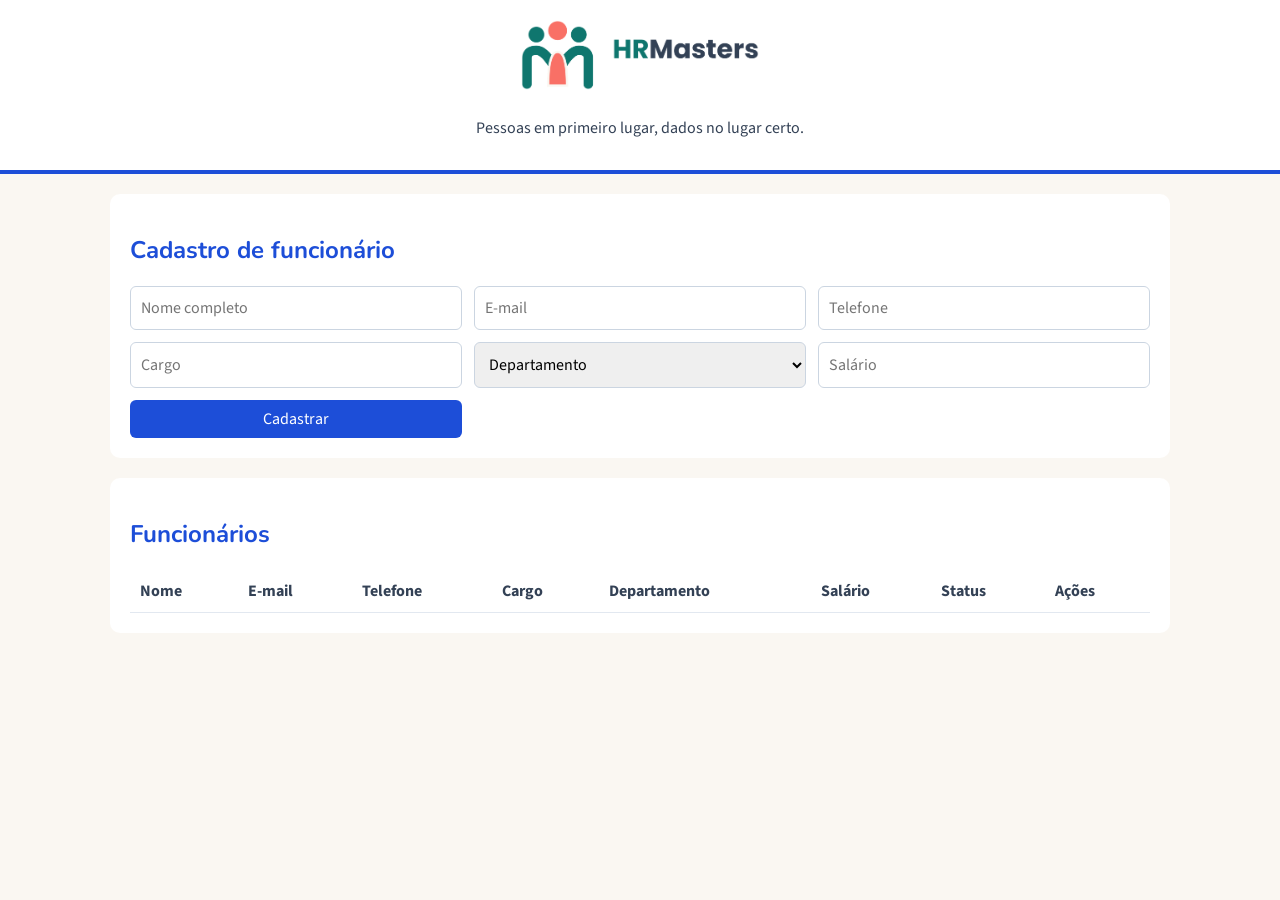
<file: index.html>
<!DOCTYPE html>
<html lang="pt-BR">
<head>
    <meta charset="UTF-8">
    <meta name="viewport" content="width=device-width, initial-scale=1.0">
    <title>HRMasters</title>
    <link href="https://fonts.googleapis.com/css2?family=Nunito:wght@700&family=Source+Sans+3&display=swap" rel="stylesheet">
    <link rel="stylesheet" href="styles.css">
</head>
<body>
    <header>
        <img src="logo.png" alt="HRMasters">
        <p>Pessoas em primeiro lugar, dados no lugar certo.</p>
    </header>

    <main>
        <section>
            <h2>Cadastro de funcionário</h2>
            <form id="formulario">
                <input type="text" name="nome" placeholder="Nome completo" required>
                <input type="email" name="email" placeholder="E-mail" required>
                <input type="tel" name="telefone" placeholder="Telefone" required>
                <input type="text" name="cargo" placeholder="Cargo" required>
                <select name="departamento" required>
                    <option value="">Departamento</option>
                    <option>Administrativo</option>
                    <option>Financeiro</option>
                    <option>Recursos Humanos</option>
                    <option>Tecnologia</option>
                </select>
                <input type="number" name="salario" placeholder="Salário" min="0" required>
                <button type="submit" id="botao">Cadastrar</button>
            </form>
        </section>

        <section>
            <h2>Funcionários</h2>
            <table>
                <thead>
                    <tr>
                        <th>Nome</th>
                        <th>E-mail</th>
                        <th>Telefone</th>
                        <th>Cargo</th>
                        <th>Departamento</th>
                        <th>Salário</th>
                        <th>Status</th>
                        <th>Ações</th>
                    </tr>
                </thead>
                <tbody id="lista"></tbody>
            </table>
        </section>
    </main>

    <script src="script.js"></script>
</body>
</html>
</file>
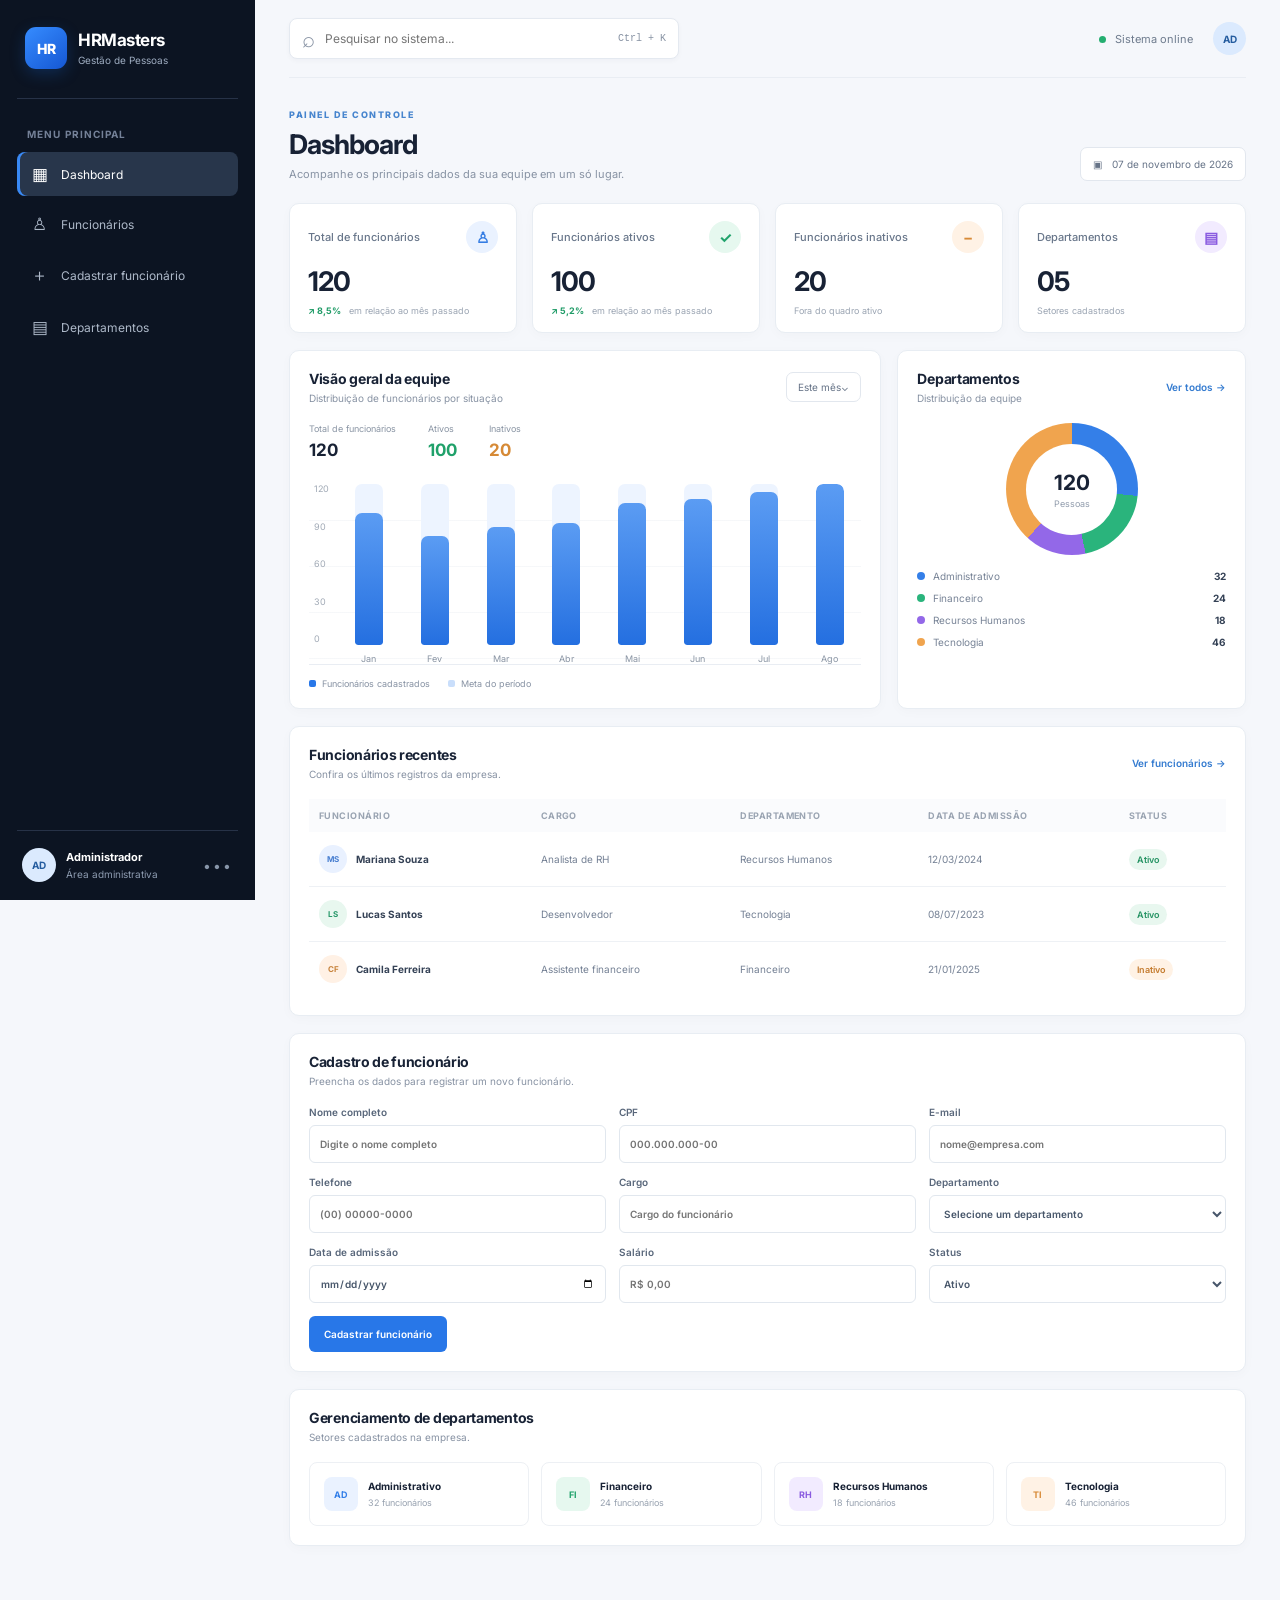
<file: index de front.html>
<!DOCTYPE html>
<html lang="pt-BR">
<head>
    <meta charset="UTF-8">
    <meta name="viewport" content="width=device-width, initial-scale=1.0">
    <title>HRMasters | Gestão de Pessoas</title>
    <link rel="stylesheet" href="styles de front.css">
</head>
<body>
<div class="app">
    <aside class="sidebar">
        <a class="brand" href="#inicio">
            <span class="brand-mark">HR</span>
            <span><strong>HRMasters</strong><small>Gestão de Pessoas</small></span>
        </a>

        <div class="nav-label">MENU PRINCIPAL</div>
        <nav class="navigation">
            <a class="nav-link selected" href="#inicio"><span class="nav-icon">▦</span> Dashboard</a>
            <a class="nav-link" href="#funcionarios"><span class="nav-icon">♙</span> Funcionários</a>
            <a class="nav-link" href="#cadastro"><span class="nav-icon">＋</span> Cadastrar funcionário</a>
            <a class="nav-link" href="#departamentos"><span class="nav-icon">▤</span> Departamentos</a>
        </nav>

        <div class="sidebar-bottom">
            <div class="avatar admin-avatar">AD</div>
            <div><strong>Administrador</strong><small>Área administrativa</small></div>
            <span class="more">•••</span>
        </div>
    </aside>

    <main class="main-content">
        <header class="topbar">
            <div class="search-box"><span>⌕</span><input type="search" placeholder="Pesquisar no sistema..."><kbd>Ctrl + K</kbd></div>
            <div class="top-actions"><span class="online"><i></i> Sistema online</span><span class="top-avatar">AD</span></div>
        </header>

        <section class="page-heading" id="inicio">
            <div><div class="eyebrow">PAINEL DE CONTROLE</div><h1>Dashboard</h1><p>Acompanhe os principais dados da sua equipe em um só lugar.</p></div>
            <div class="heading-date"><span>▣</span> 07 de novembro de 2026</div>
        </section>

        <section class="stats">
            <article class="stat-card">
                <div class="stat-head"><span>Total de funcionários</span><span class="stat-icon icon-blue">♙</span></div>
                <div class="stat-number">120</div><div class="stat-foot"><span class="trend">↗ 8,5%</span> em relação ao mês passado</div>
            </article>
            <article class="stat-card">
                <div class="stat-head"><span>Funcionários ativos</span><span class="stat-icon icon-green">✓</span></div>
                <div class="stat-number">100</div><div class="stat-foot"><span class="trend">↗ 5,2%</span> em relação ao mês passado</div>
            </article>
            <article class="stat-card">
                <div class="stat-head"><span>Funcionários inativos</span><span class="stat-icon icon-orange">−</span></div>
                <div class="stat-number">20</div><div class="stat-foot muted-foot">Fora do quadro ativo</div>
            </article>
            <article class="stat-card">
                <div class="stat-head"><span>Departamentos</span><span class="stat-icon icon-purple">▤</span></div>
                <div class="stat-number">05</div><div class="stat-foot muted-foot">Setores cadastrados</div>
            </article>
        </section>

        <section class="dashboard-grid">
            <article class="panel performance">
                <div class="panel-title"><div><h2>Visão geral da equipe</h2><p>Distribuição de funcionários por situação</p></div><button class="outline-button">Este mês⌄</button></div>
                <div class="chart-summary">
                    <div><small>Total de funcionários</small><strong>120</strong></div>
                    <div><small>Ativos</small><strong class="green-text">100</strong></div>
                    <div><small>Inativos</small><strong class="orange-text">20</strong></div>
                </div>
                <div class="bar-chart">
                    <div class="y-labels"><span>120</span><span>90</span><span>60</span><span>30</span><span>0</span></div>
                    <div class="bars">
                        <div class="bar-column"><div class="bar-track"><div class="bar-fill" style="height:82%"></div></div><small>Jan</small></div>
                        <div class="bar-column"><div class="bar-track"><div class="bar-fill" style="height:68%"></div></div><small>Fev</small></div>
                        <div class="bar-column"><div class="bar-track"><div class="bar-fill" style="height:73%"></div></div><small>Mar</small></div>
                        <div class="bar-column"><div class="bar-track"><div class="bar-fill" style="height:76%"></div></div><small>Abr</small></div>
                        <div class="bar-column"><div class="bar-track"><div class="bar-fill" style="height:88%"></div></div><small>Mai</small></div>
                        <div class="bar-column"><div class="bar-track"><div class="bar-fill" style="height:91%"></div></div><small>Jun</small></div>
                        <div class="bar-column"><div class="bar-track"><div class="bar-fill" style="height:95%"></div></div><small>Jul</small></div>
                        <div class="bar-column"><div class="bar-track"><div class="bar-fill" style="height:100%"></div></div><small>Ago</small></div>
                    </div>
                </div>
                <div class="chart-legend"><span><i class="legend-blue"></i> Funcionários cadastrados</span><span><i class="legend-light"></i> Meta do período</span></div>
            </article>

            <article class="panel departments-panel">
                <div class="panel-title"><div><h2>Departamentos</h2><p>Distribuição da equipe</p></div><a href="#departamentos" class="see-all">Ver todos →</a></div>
                <div class="donut-area"><div class="donut"><div class="donut-center"><strong>120</strong><small>Pessoas</small></div></div></div>
                <div class="legend-list">
                    <div><i class="dot dot-blue"></i><span>Administrativo</span><b>32</b></div>
                    <div><i class="dot dot-green"></i><span>Financeiro</span><b>24</b></div>
                    <div><i class="dot dot-purple"></i><span>Recursos Humanos</span><b>18</b></div>
                    <div><i class="dot dot-orange"></i><span>Tecnologia</span><b>46</b></div>
                </div>
            </article>
        </section>

        <section class="panel employees-panel" id="funcionarios">
            <div class="panel-title"><div><h2>Funcionários recentes</h2><p>Confira os últimos registros da empresa.</p></div><a href="#funcionarios" class="see-all">Ver funcionários →</a></div>
            <div class="table-responsive">
                <table>
                    <thead><tr><th>FUNCIONÁRIO</th><th>CARGO</th><th>DEPARTAMENTO</th><th>DATA DE ADMISSÃO</th><th>STATUS</th></tr></thead>
                    <tbody>
                        <tr><td><span class="person"><i class="person-avatar p1">MS</i><b>Mariana Souza</b></span></td><td>Analista de RH</td><td>Recursos Humanos</td><td>12/03/2024</td><td><span class="badge active">Ativo</span></td></tr>
                        <tr><td><span class="person"><i class="person-avatar p2">LS</i><b>Lucas Santos</b></span></td><td>Desenvolvedor</td><td>Tecnologia</td><td>08/07/2023</td><td><span class="badge active">Ativo</span></td></tr>
                        <tr><td><span class="person"><i class="person-avatar p3">CF</i><b>Camila Ferreira</b></span></td><td>Assistente financeiro</td><td>Financeiro</td><td>21/01/2025</td><td><span class="badge inactive">Inativo</span></td></tr>
                    </tbody>
                </table>
            </div>
        </section>

        <section class="panel form-section" id="cadastro">
            <div class="panel-title"><div><h2>Cadastro de funcionário</h2><p>Preencha os dados para registrar um novo funcionário.</p></div></div>
            <form class="employee-form">
                <label>Nome completo<input type="text" placeholder="Digite o nome completo"></label>
                <label>CPF<input type="text" placeholder="000.000.000-00"></label>
                <label>E-mail<input type="email" placeholder="nome@empresa.com"></label>
                <label>Telefone<input type="tel" placeholder="(00) 00000-0000"></label>
                <label>Cargo<input type="text" placeholder="Cargo do funcionário"></label>
                <label>Departamento<select><option>Selecione um departamento</option><option>Administrativo</option><option>Financeiro</option><option>Recursos Humanos</option><option>Tecnologia</option></select></label>
                <label>Data de admissão<input type="date"></label>
                <label>Salário<input type="number" placeholder="R$ 0,00"></label>
                <label>Status<select><option>Ativo</option><option>Inativo</option></select></label>
                <div class="form-button"><button type="button" class="primary-button">Cadastrar funcionário</button></div>
            </form>
        </section>

        <section class="panel department-section" id="departamentos">
            <div class="panel-title"><div><h2>Gerenciamento de departamentos</h2><p>Setores cadastrados na empresa.</p></div></div>
            <div class="department-cards">
                <article><span class="department-symbol blue-bg">AD</span><div><b>Administrativo</b><small>32 funcionários</small></div></article>
                <article><span class="department-symbol green-bg">FI</span><div><b>Financeiro</b><small>24 funcionários</small></div></article>
                <article><span class="department-symbol purple-bg">RH</span><div><b>Recursos Humanos</b><small>18 funcionários</small></div></article>
                <article><span class="department-symbol orange-bg">TI</span><div><b>Tecnologia</b><small>46 funcionários</small></div></article>
            </div>
        </section>

        <script src="script.js"></script>
    </main>
</div>
<footer>HRMasters © 2026 · Sistema de Gestão de Recursos Humanos</footer>
</body>
</html>
</file>
<file: styles.css>
:root {
    --primaria: #1D4ED8;
    --coral: #F97066;
    --ardosia: #334155;
    --fundo: #FAF7F2;
}

* {
    box-sizing: border-box;
}

body {
    margin: 0;
    background: var(--fundo);
    color: var(--ardosia);
    font-family: 'Source Sans 3', sans-serif;
}

h2 {
    font-family: 'Nunito', sans-serif;
    color: var(--primaria);
}

header {
    background: white;
    text-align: center;
    padding: 15px;
    border-bottom: 4px solid var(--primaria);
}

header img {
    height: 80px;
}

main {
    max-width: 1100px;
    margin: 0 auto;
    padding: 20px;
}

section {
    background: white;
    padding: 20px;
    margin-bottom: 20px;
    border-radius: 10px;
    overflow-x: auto;
}

form {
    display: grid;
    grid-template-columns: repeat(3, 1fr);
    gap: 12px;
}

input, select {
    padding: 10px;
    border: 1px solid #cbd5e1;
    border-radius: 6px;
    font: inherit;
}

button {
    padding: 8px 12px;
    border: 0;
    border-radius: 6px;
    background: var(--primaria);
    color: white;
    font: inherit;
    cursor: pointer;
}

table {
    width: 100%;
    border-collapse: collapse;
}

th, td {
    padding: 10px;
    text-align: left;
    border-bottom: 1px solid #e2e8f0;
}

.ativo {
    color: var(--primaria);
    font-weight: bold;
}

.arquivado {
    color: var(--coral);
    font-weight: bold;
}

@media (max-width: 700px) {
    form {
        grid-template-columns: 1fr;
    }
}
</file>
<file: styles de front.css>
@import url('https://fonts.googleapis.com/css2?family=Inter:wght@400;500;600;700;800&display=swap');

:root {
    --navy: #0c1422;
    --navy-soft: #172338;
    --blue: #2877e8;
    --blue-dark: #1e5fc0;
    --text: #182235;
    --muted: #8792a3;
    --line: #e9edf3;
    --page: #f5f7fb;
    --white: #ffffff;
}
* { margin: 0; padding: 0; box-sizing: border-box; }
html { scroll-behavior: smooth; }
body { font-family: 'Inter', Arial, sans-serif; background: var(--page); color: var(--text); font-size: 14px; }
button, input, select { font: inherit; }
.app { min-height: 100vh; }
.sidebar {
    width: 255px; position: fixed; inset: 0 auto 0 0; z-index: 10;
    background: var(--navy); color: #fff; padding: 25px 17px 18px;
    display: flex; flex-direction: column;
}
.brand { display: flex; align-items: center; gap: 11px; padding: 2px 8px 29px; text-decoration: none; color: white; border-bottom: 1px solid #273247; }
.brand-mark { width: 42px; height: 42px; display: grid; place-items: center; border-radius: 11px; background: linear-gradient(140deg,#368cff,#1557d3); font-weight: 800; font-size: 14px; box-shadow: 0 5px 15px #1764d044; }
.brand strong { display: block; font-size: 17px; letter-spacing: -.5px; }
.brand small { display: block; color: #9eacc0; font-size: 10px; margin-top: 4px; }
.nav-label { color: #748198; font-size: 10px; font-weight: 700; letter-spacing: 1.1px; margin: 29px 10px 12px; }
.navigation { display: grid; gap: 6px; }
.nav-link { display: flex; align-items: center; gap: 12px; color: #aeb9c9; text-decoration: none; padding: 12px 13px; border-radius: 8px; font-size: 12px; transition: .2s; }
.nav-icon { width: 19px; text-align: center; font-size: 17px; }
.nav-link:hover, .nav-link.selected { background: #28364b; color: #fff; }
.nav-link.selected { box-shadow: inset 3px 0 #3989f5; }
.sidebar-bottom { margin-top: auto; border-top: 1px solid #273247; padding: 17px 5px 0; display: flex; align-items: center; gap: 10px; }
.avatar, .top-avatar { width: 34px; height: 34px; display: grid; place-items: center; border-radius: 50%; background: #dbeafe; color: #245c9f; font-size: 10px; font-weight: 700; font-style: normal; }
.sidebar-bottom strong { display: block; font-size: 11px; }
.sidebar-bottom small { display: block; color: #8d9bb0; font-size: 10px; margin-top: 4px; }
.more { margin-left: auto; color: #8795a8; letter-spacing: 2px; }
.main-content { margin-left: 255px; padding: 0 34px 25px; max-width: 1700px; }
.topbar { height: 78px; display: flex; justify-content: space-between; align-items: center; border-bottom: 1px solid var(--line); margin-bottom: 31px; }
.search-box { display: flex; align-items: center; gap: 10px; width: min(390px, 55%); height: 41px; background: white; border: 1px solid #e4e9f0; border-radius: 8px; padding: 0 12px; box-shadow: 0 2px 5px #15243a08; color: #8792a3; }
.search-box span { font-size: 22px; }
.search-box input { border: 0; outline: 0; flex: 1; min-width: 0; font-size: 12px; }
.search-box kbd { color: #8792a3; font-size: 10px; white-space: nowrap; }
.top-actions { display: flex; align-items: center; gap: 20px; }
.online { color: #6e7b8d; font-size: 11px; }
.online i { display: inline-block; width: 7px; height: 7px; background: #24ae70; border-radius: 50%; margin-right: 6px; }
.top-avatar { width: 33px; height: 33px; }
.page-heading { display: flex; align-items: end; justify-content: space-between; gap: 20px; margin-bottom: 22px; }
.eyebrow { color: #4785ce; font-size: 9px; font-weight: 800; letter-spacing: 1.5px; margin-bottom: 8px; }
h1 { font-size: 27px; letter-spacing: -1px; margin-bottom: 6px; }
.page-heading p, .panel-title p { color: var(--muted); font-size: 11px; }
.heading-date, .outline-button { border: 1px solid #e2e7ee; background: #fff; border-radius: 7px; padding: 10px 12px; color: #667387; font-size: 10px; }
.heading-date span { margin-right: 7px; }
.stats { display: grid; grid-template-columns: repeat(4,minmax(0,1fr)); gap: 15px; margin-bottom: 17px; }
.stat-card, .panel { background: var(--white); border: 1px solid #e8edf3; border-radius: 10px; box-shadow: 0 3px 12px #14243a06; }
.stat-card { padding: 17px 18px 16px; }
.stat-head { display: flex; align-items: center; justify-content: space-between; color: #68768a; font-size: 11px; font-weight: 500; }
.stat-icon { width: 32px; height: 32px; display: grid; place-items: center; border-radius: 50%; font-size: 15px; font-weight: 700; }
.icon-blue { background: #eaf2ff; color: #347ce3; }
.icon-green { background: #e6f8ef; color: #21a36c; }
.icon-orange { background: #fff2e5; color: #d88a37; }
.icon-purple { background: #f2ebff; color: #8a5be0; }
.stat-number { font-size: 27px; font-weight: 700; letter-spacing: -1px; margin: 12px 0 7px; }
.stat-foot { color: #9aa4b2; font-size: 9px; }
.trend { color: #1e9b66; font-weight: 700; margin-right: 5px; }
.muted-foot { color: #9aa4b2; }
.dashboard-grid { display: grid; grid-template-columns: minmax(0,1.7fr) minmax(260px,1fr); gap: 16px; margin-bottom: 17px; }
.panel { padding: 19px; min-width: 0; }
.panel-title { display: flex; justify-content: space-between; align-items: center; gap: 12px; margin-bottom: 19px; }
.panel-title h2 { font-size: 14px; letter-spacing: -.3px; margin-bottom: 5px; }
.panel-title p { font-size: 10px; }
.outline-button { padding: 8px 11px; }
.chart-summary { display: flex; gap: 32px; margin: 4px 0 15px; }
.chart-summary div { display: grid; gap: 6px; }
.chart-summary small { color: #8a95a4; font-size: 9px; }
.chart-summary strong { font-size: 17px; }
.green-text { color: #20a16a; }
.orange-text { color: #d68a36; }
.bar-chart { height: 190px; display: flex; gap: 13px; padding: 8px 5px 0; border-bottom: 1px solid #e9edf3; background: repeating-linear-gradient(to bottom,transparent 0,transparent 45px,#edf0f4 46px); }
.y-labels { display: flex; flex-direction: column; justify-content: space-between; color: #a1aab6; font-size: 9px; padding-bottom: 20px; }
.bars { flex: 1; display: flex; align-items: end; justify-content: space-around; gap: 12px; }
.bar-column { height: 100%; flex: 1; display: flex; flex-direction: column; justify-content: end; align-items: center; gap: 8px; }
.bar-track { width: min(28px,75%); height: calc(100% - 20px); display: flex; align-items: end; background: #edf4ff; border-radius: 7px 7px 3px 3px; overflow: hidden; }
.bar-fill { width: 100%; background: linear-gradient(180deg,#5b9cf3,#246fe0); border-radius: 7px 7px 3px 3px; }
.bar-column small { color: #8994a3; font-size: 9px; }
.chart-legend { display: flex; gap: 18px; margin-top: 13px; color: #8792a3; font-size: 9px; }
.chart-legend span { display: flex; align-items: center; gap: 6px; }
.chart-legend i { width: 7px; height: 7px; display: inline-block; border-radius: 2px; }
.legend-blue { background: #2877e8; }
.legend-light { background: #c9defb; }
.see-all { color: #347bd0; font-size: 10px; text-decoration: none; font-weight: 600; white-space: nowrap; }
.donut-area { display: grid; place-items: center; padding: 0 0 15px; }
.donut { width: 132px; height: 132px; border-radius: 50%; background: conic-gradient(#347fe8 0 26.7%,#2ab47c 26.7% 46.7%,#9368e8 46.7% 61.7%,#f0a44e 61.7% 100%); display: grid; place-items: center; }
.donut-center { width: 91px; height: 91px; border-radius: 50%; background: white; display: flex; flex-direction: column; align-items: center; justify-content: center; }
.donut-center strong { font-size: 21px; }
.donut-center small { color: #929dad; font-size: 9px; margin-top: 3px; }
.legend-list { display: grid; gap: 10px; }
.legend-list div { display: flex; align-items: center; gap: 8px; color: #778396; font-size: 10px; }
.legend-list b { margin-left: auto; color: #344155; font-size: 10px; }
.dot { width: 8px; height: 8px; border-radius: 50%; }
.dot-blue { background: #347fe8; }.dot-green { background: #2ab47c; }.dot-purple { background: #9368e8; }.dot-orange { background: #f0a44e; }
.employees-panel { margin-bottom: 17px; }
.table-responsive { width: 100%; overflow-x: auto; }
table { width: 100%; border-collapse: collapse; min-width: 650px; text-align: left; }
th { padding: 11px 10px; color: #9aa4b2; background: #fafbfd; font-size: 9px; letter-spacing: .45px; font-weight: 700; }
td { padding: 13px 10px; border-bottom: 1px solid #eef1f5; color: #748094; font-size: 10px; }
tbody tr:last-child td { border-bottom: 0; }
.person { display: flex; align-items: center; gap: 9px; color: #344155; }
.person b { font-size: 10px; }
.person-avatar { width: 28px; height: 28px; display: grid; place-items: center; border-radius: 50%; font-style: normal; font-size: 8px; font-weight: 700; }
.p1 { background: #e9f1ff; color: #477ed0; }.p2 { background: #e8f7ef; color: #269768; }.p3 { background: #fff1e5; color: #c7833c; }
.badge { padding: 5px 8px; border-radius: 20px; font-size: 9px; font-weight: 600; }
.badge.active { background: #e8f7ef; color: #259363; }.badge.inactive { background: #fff2e5; color: #c47b2e; }
.form-section, .department-section { margin-bottom: 17px; }
.employee-form { display: grid; grid-template-columns: repeat(3,minmax(0,1fr)); gap: 13px; }
.employee-form label { display: flex; flex-direction: column; gap: 7px; color: #58667a; font-size: 10px; font-weight: 600; }
.employee-form input, .employee-form select { width: 100%; height: 38px; border: 1px solid #e1e7ee; border-radius: 6px; padding: 0 10px; outline: 0; color: #47566a; background: #fff; font-size: 10px; }
.employee-form input:focus, .employee-form select:focus { border-color: #6aa0e8; box-shadow: 0 0 0 3px #347fe815; }
.form-button { display: flex; align-items: end; }
.primary-button { border: 0; border-radius: 6px; background: #2877e8; color: white; padding: 12px 15px; font-size: 10px; font-weight: 600; cursor: pointer; }
.primary-button:hover { background: #1e5fc0; }
.department-cards { display: grid; grid-template-columns: repeat(4,minmax(0,1fr)); gap: 12px; }
.department-cards article { display: flex; align-items: center; gap: 10px; padding: 14px; border: 1px solid #edf0f4; border-radius: 8px; }
.department-symbol { width: 34px; height: 34px; border-radius: 8px; display: grid; place-items: center; font-size: 9px; font-weight: 700; }
.blue-bg { background: #eaf2ff; color: #347fe8; }.green-bg { background: #e6f8ef; color: #21a36c; }.purple-bg { background: #f2ebff; color: #8a5be0; }.orange-bg { background: #fff2e5; color: #d88a37; }
.department-cards b { display: block; font-size: 10px; }.department-cards small { display: block; color: #98a2b0; font-size: 9px; margin-top: 5px; }
footer { text-align: center; padding: 20px 0 4px; color: #a0a9b6; font-size: 9px; }
@media (max-width: 1100px) {
    .stats { grid-template-columns: repeat(2,minmax(0,1fr)); }
    .dashboard-grid { grid-template-columns: 1fr; }
    .department-cards { grid-template-columns: repeat(2,minmax(0,1fr)); }
}
@media (max-width: 700px) {
    .sidebar { position: static; width: 100%; min-height: auto; }
    .brand { padding-bottom: 16px; }
    .nav-label { margin-top: 16px; }
    .navigation { grid-template-columns: repeat(2,minmax(0,1fr)); }
    .sidebar-bottom { margin-top: 18px; }
    .main-content { margin-left: 0; padding: 0 15px 20px; }
    .topbar { height: 62px; margin-bottom: 22px; }
    .search-box { width: 100%; }
    .top-actions { display: none; }
    .page-heading { align-items: flex-start; flex-direction: column; }
    .heading-date { align-self: flex-start; }
    .stats { gap: 10px; }
    .stat-card { padding: 13px; }
    .stat-head { font-size: 9px; }
    .stat-number { font-size: 23px; }
    .employee-form { grid-template-columns: 1fr; }
    .department-cards { grid-template-columns: 1fr; }
    .panel { padding: 14px; }
    .chart-summary { gap: 17px; }
}
</file>
